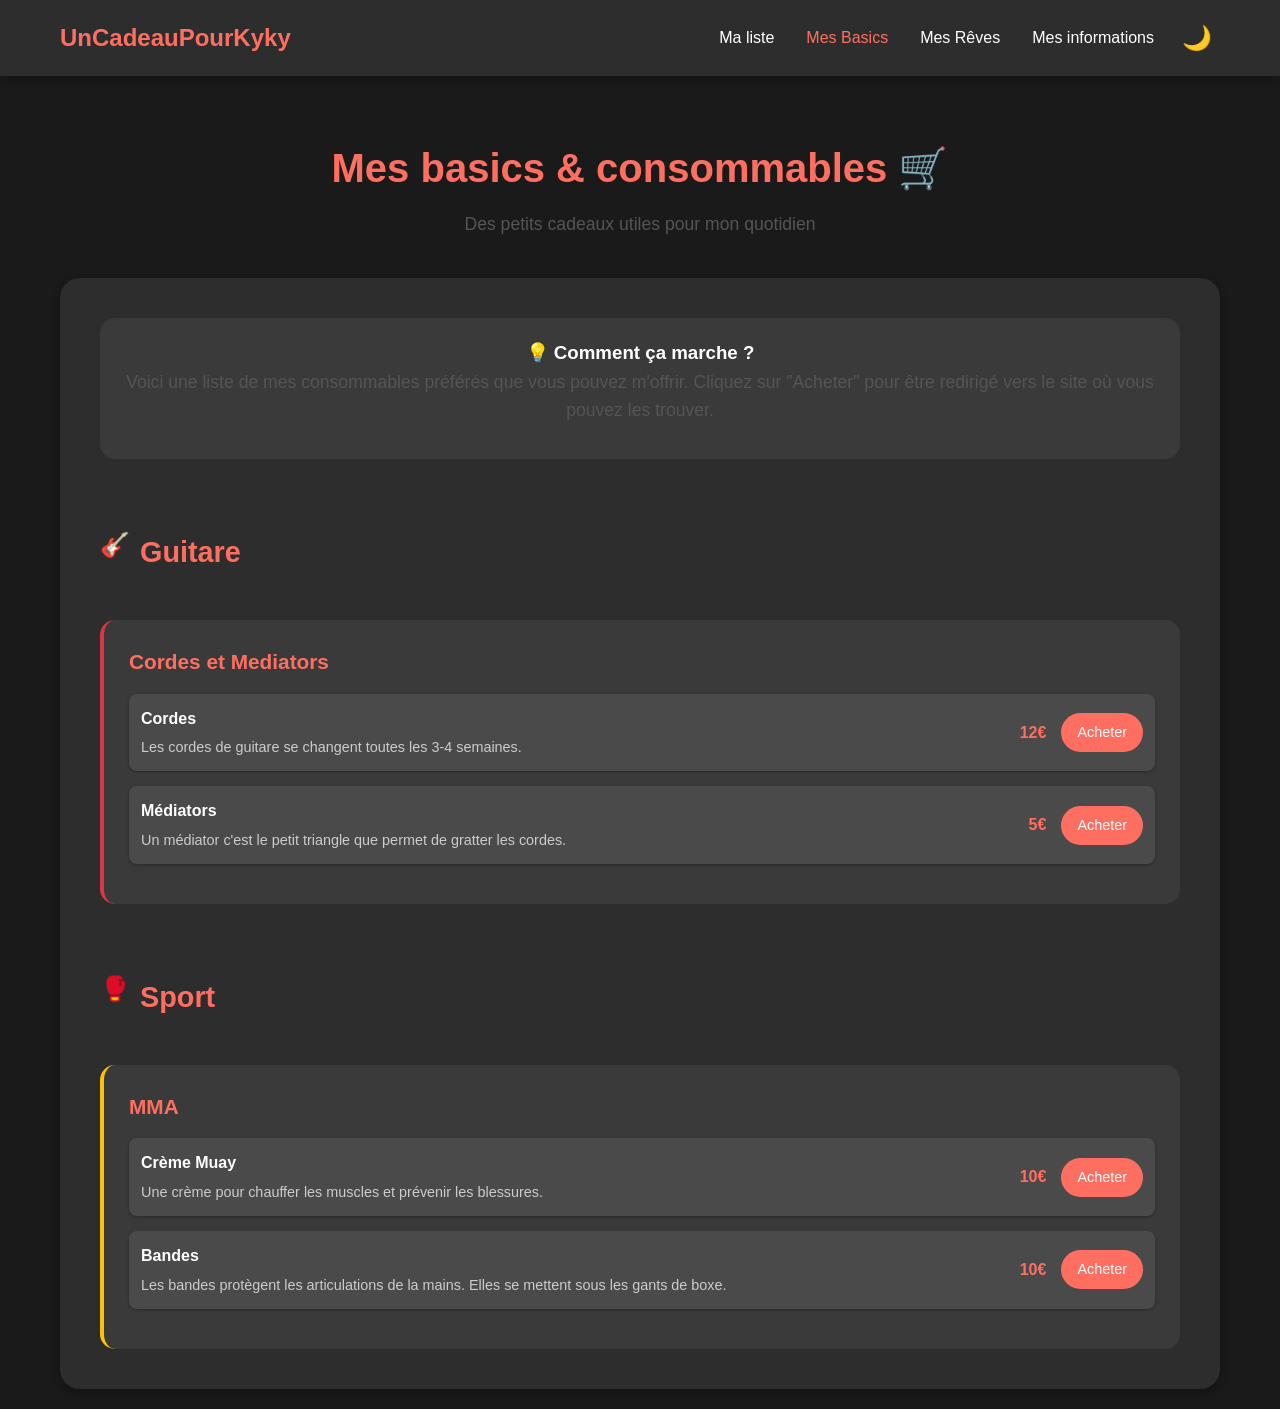
<file: basic.html>
<!DOCTYPE html>
<html lang="fr">
<head>
  <meta charset="UTF-8">
  <meta name="viewport" content="width=device-width, initial-scale=1.0">
  <title>UnCadeauPourKyky</title>
  <style>
    * {
      margin: 0;
      padding: 0;
      box-sizing: border-box;
    }
    
    body {
      font-family: 'Segoe UI', sans-serif;
      background: #1a1a1a;
      color: #ffffff;
      line-height: 1.6;
      transition: all 0.3s ease;
    }

    body.light-mode {
      background: #fdf6f0;
      color: #333;
    }

    /* Navigation */
    nav {
      background: #2d2d2d;
      box-shadow: 0 2px 10px rgba(0,0,0,0.3);
      padding: 1rem 0;
      position: sticky;
      top: 0;
      z-index: 100;
      transition: all 0.3s ease;
    }

    body.light-mode nav {
      background: #fff;
      box-shadow: 0 2px 10px rgba(0,0,0,0.1);
    }

    .nav-container {
      max-width: 1200px;
      margin: 0 auto;
      display: flex;
      justify-content: space-between;
      align-items: center;
      padding: 0 20px;
    }

    .theme-toggle {
      background: none;
      border: none;
      color: #ffffff;
      font-size: 1.5em;
      cursor: pointer;
      padding: 8px;
      border-radius: 50%;
      transition: all 0.3s ease;
      margin-left: 20px;
    }

    .theme-toggle:hover {
      background: rgba(255, 255, 255, 0.1);
    }

    body.light-mode .theme-toggle {
      color: #333;
    }

    body.light-mode .theme-toggle:hover {
      background: rgba(0, 0, 0, 0.1);
    }

    .logo {
      font-size: 1.5rem;
      font-weight: bold;
      color: #ff6f61;
    }

    .nav-links {
      display: flex;
      list-style: none;
      gap: 2rem;
    }

    .nav-links a {
      text-decoration: none;
      color: #ffffff;
      font-weight: 500;
      transition: color 0.3s;
    }

    .nav-links a:hover {
      color: #ff6f61;
    }

    .nav-links a.active {
      color: #ff6f61;
    }

    body.light-mode .nav-links a {
      color: #333;
    }

    /* Main content */
    .container {
      max-width: 1200px;
      margin: 0 auto;
      padding: 20px;
    }

    header {
      text-align: center;
      margin: 40px 0;
    }

    h1 {
      font-size: 2.5em;
      color: #ff6f61;
      margin-bottom: 10px;
    }

    h2 {
      font-size: 1.8em;
      color: #ff6f61;
      margin: 30px 0 15px;
    }

    p {
      font-size: 1.1em;
      color: #555;
      margin-bottom: 15px;
    }

    .basic-content {
      background: #2d2d2d;
      border-radius: 20px;
      padding: 40px;
      box-shadow: 0 4px 8px rgba(0,0,0,0.3);
      margin-top: 40px;
      transition: all 0.3s ease;
    }

    body.light-mode .basic-content {
      background: #fff;
      box-shadow: 0 4px 8px rgba(0,0,0,0.1);
    }

    .intro-text {
      text-align: center;
      margin-bottom: 40px;
      padding: 20px;
      background: #3a3a3a;
      border-radius: 15px;
      transition: all 0.3s ease;
    }

    body.light-mode .intro-text {
      background: #f8f9fa;
    }

    .basics-grid {
      display: grid;
      grid-template-columns: repeat(auto-fit, minmax(350px, 1fr));
      gap: 30px;
      margin-top: 30px;
    }

    .basic-card {
      background: #3a3a3a;
      padding: 25px;
      border-radius: 15px;
      border-left: 4px solid #ff6f61;
      transition: transform 0.2s;
    }

    body.light-mode .basic-card {
      background: #f8f9fa;
    }

    .basic-card:hover {
      transform: translateY(-3px);
    }

    .basic-card h3 {
      color: #ff6f61;
      margin-bottom: 15px;
      font-size: 1.3em;
    }

    .basic-item {
      display: flex;
      justify-content: space-between;
      align-items: center;
      margin-bottom: 15px;
      padding: 12px;
      background: #4a4a4a;
      border-radius: 8px;
      box-shadow: 0 1px 3px rgba(0,0,0,0.3);
      transition: all 0.3s ease;
    }

    body.light-mode .basic-item {
      background: white;
      box-shadow: 0 1px 3px rgba(0,0,0,0.1);
    }

    .basic-info {
      flex: 1;
    }

    .basic-name {
      font-weight: 600;
      color: #ffffff;
      margin-bottom: 5px;
    }

    .basic-description {
      font-size: 0.9em;
      color: #cccccc;
    }

    body.light-mode .basic-name {
      color: #333;
    }

    body.light-mode .basic-description {
      color: #666;
    }

    .basic-price {
      font-weight: bold;
      color: #ff6f61;
      margin: 0 15px;
    }

    .buy-btn {
      background: #ff6f61;
      color: white;
      padding: 8px 16px;
      border-radius: 20px;
      text-decoration: none;
      font-size: 0.9em;
      font-weight: 500;
      transition: background 0.3s;
    }

    .buy-btn:hover {
      background: #e65b50;
    }

    .priority-high {
      border-left: 4px solid #dc3545;
    }

    .priority-medium {
      border-left: 4px solid #ffc107;
    }

    .priority-low {
      border-left: 4px solid #28a745;
    }

    .category-section {
      margin-top: 40px;
    }

    .category-title {
      display: flex;
      align-items: center;
      gap: 10px;
      margin-bottom: 20px;
    }

    .category-icon {
      font-size: 1.5em;
    }



    /* Responsive */
    @media (max-width: 768px) {
      .nav-links {
        gap: 1rem;
      }
      
      .nav-container {
        flex-direction: column;
        gap: 1rem;
      }

      .basics-grid {
        grid-template-columns: 1fr;
      }

      .basic-item {
        flex-direction: column;
        text-align: center;
        gap: 10px;
      }

      .basic-price {
        margin: 0;
      }
    }
  </style>
</head>
<body>
  <!-- Navigation -->
  <nav>
    <div class="nav-container">
      <div class="logo">UnCadeauPourKyky</div>
      <div style="display: flex; align-items: center;">
        <ul class="nav-links">
          <li><a href="index.html">Ma liste</a></li>
          <li><a href="basic.html" class="active">Mes Basics</a></li>
          <li><a href="reves.html">Mes Rêves</a></li>
          <li><a href="informations.html">Mes informations</a></li>
        </ul>
        <button class="theme-toggle" onclick="toggleTheme()" title="Basculer le thème">🌙</button>
      </div>
    </div>
  </nav>

  <div class="container">
    <header>
      <h1>Mes basics & consommables 🛒</h1>
      <p>Des petits cadeaux utiles pour mon quotidien</p>
    </header>

    <div class="basic-content">
      <div class="intro-text">
        <h3>💡 Comment ça marche ?</h3>
        <p>Voici une liste de mes consommables préférés que vous pouvez m'offrir. 
        Cliquez sur "Acheter" pour être redirigé vers le site où vous pouvez les trouver.</p>
      </div>

      <div class="category-section">
        <div class="category-title">
          <span class="category-icon">🎸</span>
          <h2>Guitare</h2>
        </div>
        <div class="basics-grid">
          <div class="basic-card priority-high">
            <h3>Cordes et Mediators</h3>
            <div class="basic-item">
              <div class="basic-info">
                <div class="basic-name">Cordes</div>
                <div class="basic-description">Les cordes de guitare se changent toutes les 3-4 semaines.</div>
              </div>
              <div class="basic-price">12€</div>
              <a href="https://www.amazon.fr" target="_blank" class="buy-btn">Acheter</a>
            </div>
            <div class="basic-item">
              <div class="basic-info">
                <div class="basic-name">Médiators</div>
                <div class="basic-description">Un médiator c'est le petit triangle que permet de gratter les cordes.</div>
              </div>
              <div class="basic-price">5€</div>
              <a href="https://www.amazon.fr" target="_blank" class="buy-btn">Acheter</a>
            </div>
          </div>
        </div>
      </div>

      <div class="category-section">
        <div class="category-title">
          <span class="category-icon">🥊</span>
          <h2>Sport</h2>
        </div>
        <div class="basics-grid">
          <div class="basic-card priority-medium">
            <h3>MMA</h3>
            <div class="basic-item">
              <div class="basic-info">
                <div class="basic-name">Crème Muay</div>
                <div class="basic-description">Une crème pour chauffer les muscles et prévenir les blessures.</div>
              </div>
              <div class="basic-price">10€</div>
              <a href="https://www.lush.fr" target="_blank" class="buy-btn">Acheter</a>
            </div>
            <div class="basic-item">
              <div class="basic-info">
                <div class="basic-name">Bandes</div>
                <div class="basic-description">Les bandes protègent les articulations de la mains. Elles se mettent sous les gants de boxe.</div>
              </div>
              <div class="basic-price">10€</div>
              <a href="https://www.lush.fr" target="_blank" class="buy-btn">Acheter</a>
            </div>
          </div>
        </div>
      </div>
    </div>
  </div>

  <script>
    // Gestion du thème
    function toggleTheme() {
      const body = document.body;
      const themeToggle = document.querySelector('.theme-toggle');
      
      if (body.classList.contains('light-mode')) {
        body.classList.remove('light-mode');
        themeToggle.textContent = '🌙';
        localStorage.setItem('theme', 'dark');
      } else {
        body.classList.add('light-mode');
        themeToggle.textContent = '☀️';
        localStorage.setItem('theme', 'light');
      }
    }

    // Charger le thème sauvegardé ou utiliser le mode sombre par défaut
    document.addEventListener('DOMContentLoaded', function() {
      const savedTheme = localStorage.getItem('theme');
      const body = document.body;
      const themeToggle = document.querySelector('.theme-toggle');
      
      if (savedTheme === 'light') {
        body.classList.add('light-mode');
        themeToggle.textContent = '☀️';
      } else {
        // Mode sombre par défaut
        body.classList.remove('light-mode');
        themeToggle.textContent = '🌙';
      }
    });
  </script>
</body>
</html>
</file>
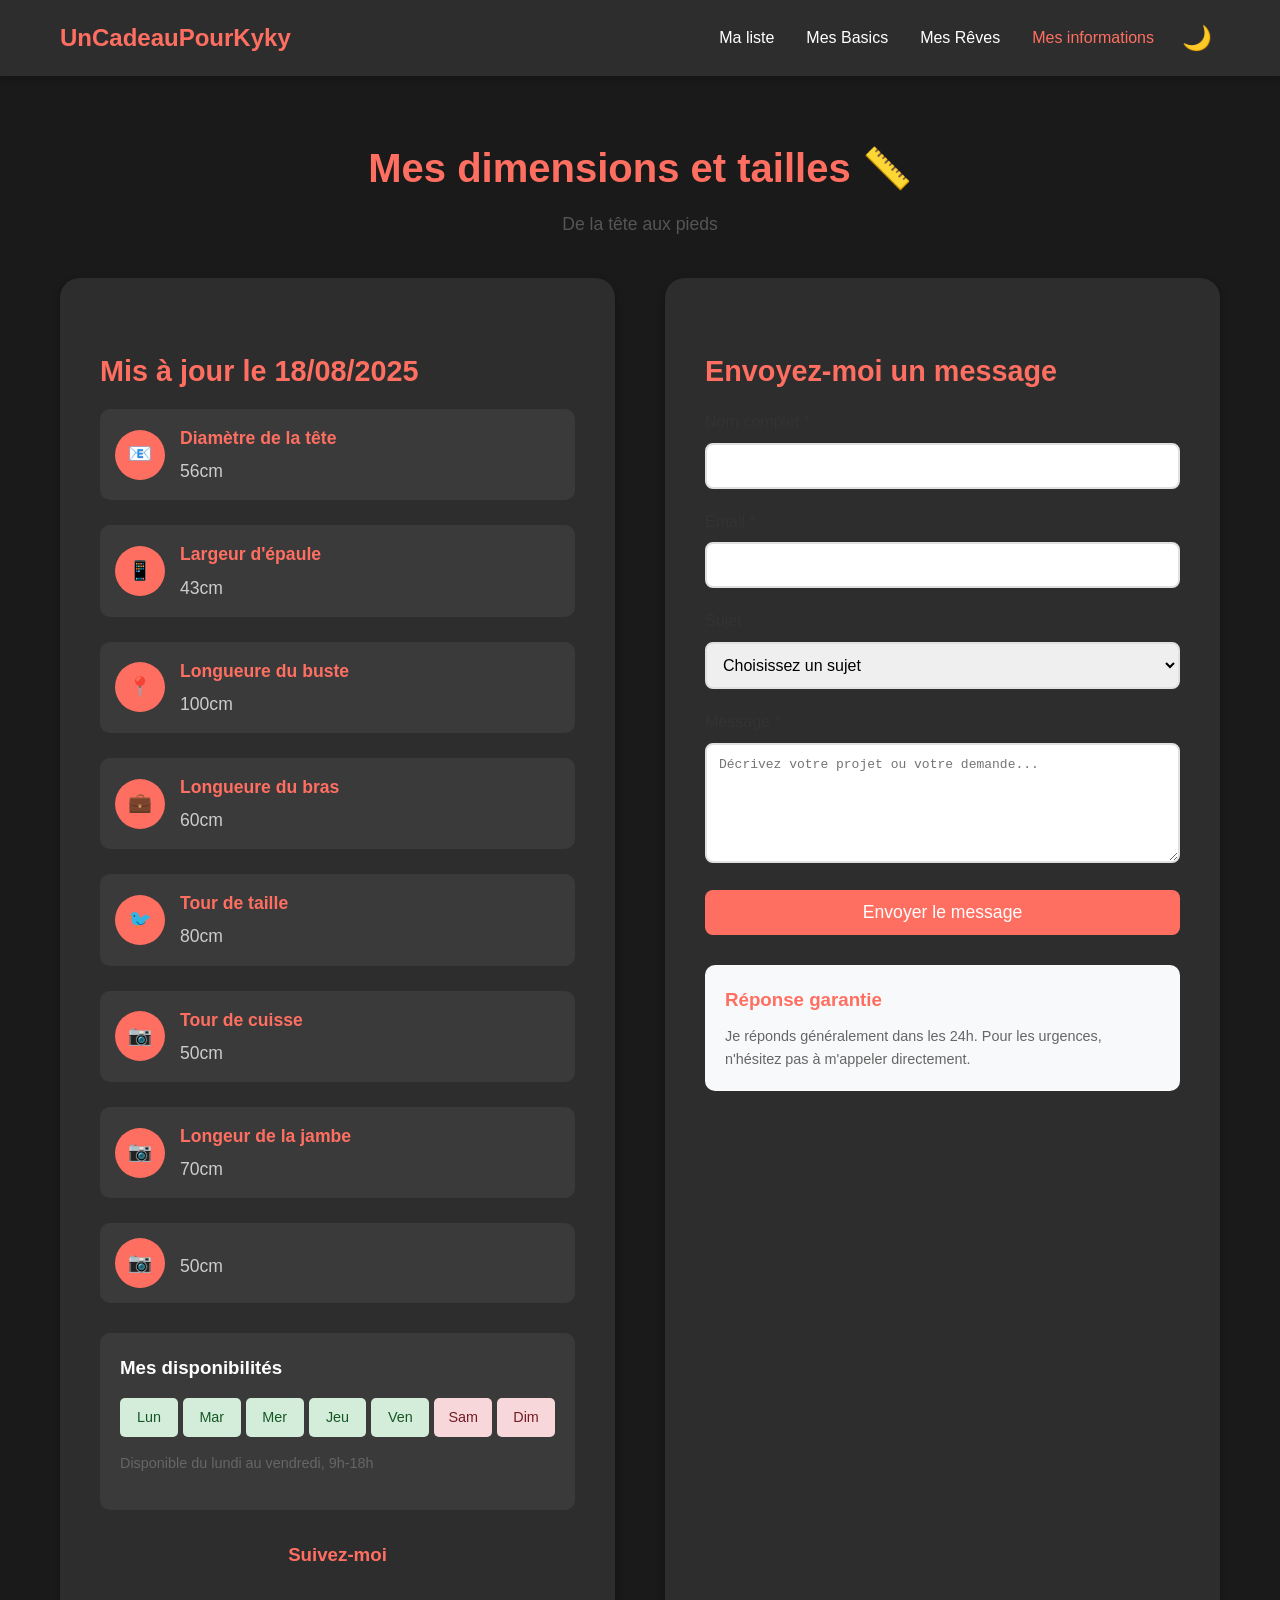
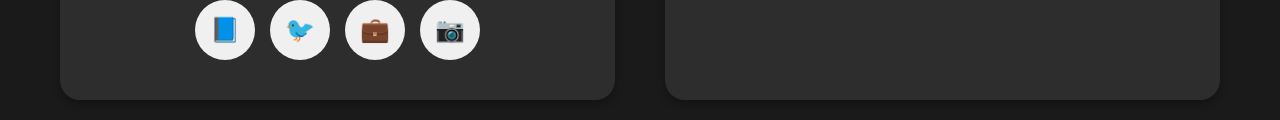
<file: informations.html>
<!DOCTYPE html>
<html lang="fr">
<head>
  <meta charset="UTF-8">
  <meta name="viewport" content="width=device-width, initial-scale=1.0">
  <title>UnCadeauPourKyky</title>
  <style>
    * {
      margin: 0;
      padding: 0;
      box-sizing: border-box;
    }
    
    body {
      font-family: 'Segoe UI', sans-serif;
      background: #1a1a1a;
      color: #ffffff;
      line-height: 1.6;
      transition: all 0.3s ease;
    }

    body.light-mode {
      background: #fdf6f0;
      color: #333;
    }

    /* Navigation */
    nav {
      background: #2d2d2d;
      box-shadow: 0 2px 10px rgba(0,0,0,0.3);
      padding: 1rem 0;
      position: sticky;
      top: 0;
      z-index: 100;
      transition: all 0.3s ease;
    }

    body.light-mode nav {
      background: #fff;
      box-shadow: 0 2px 10px rgba(0,0,0,0.1);
    }

    .nav-container {
      max-width: 1200px;
      margin: 0 auto;
      display: flex;
      justify-content: space-between;
      align-items: center;
      padding: 0 20px;
    }

    .theme-toggle {
      background: none;
      border: none;
      color: #ffffff;
      font-size: 1.5em;
      cursor: pointer;
      padding: 8px;
      border-radius: 50%;
      transition: all 0.3s ease;
      margin-left: 20px;
    }

    .theme-toggle:hover {
      background: rgba(255, 255, 255, 0.1);
    }

    body.light-mode .theme-toggle {
      color: #333;
    }

    body.light-mode .theme-toggle:hover {
      background: rgba(0, 0, 0, 0.1);
    }

    .logo {
      font-size: 1.5rem;
      font-weight: bold;
      color: #ff6f61;
    }

    .nav-links {
      display: flex;
      list-style: none;
      gap: 2rem;
    }

    .nav-links a {
      text-decoration: none;
      color: #ffffff;
      font-weight: 500;
      transition: color 0.3s;
    }

    .nav-links a:hover {
      color: #ff6f61;
    }

    .nav-links a.active {
      color: #ff6f61;
    }

    body.light-mode .nav-links a {
      color: #333;
    }

    /* Main content */
    .container {
      max-width: 1200px;
      margin: 0 auto;
      padding: 20px;
    }

    header {
      text-align: center;
      margin: 40px 0;
    }

    h1 {
      font-size: 2.5em;
      color: #ff6f61;
      margin-bottom: 10px;
    }

    h2 {
      font-size: 1.8em;
      color: #ff6f61;
      margin: 30px 0 15px;
    }

    p {
      font-size: 1.1em;
      color: #555;
      margin-bottom: 15px;
    }

    .info-content {
      display: grid;
      grid-template-columns: 1fr 1fr;
      gap: 50px;
      margin-top: 40px;
    }

    .contact-info {
      background: #2d2d2d;
      border-radius: 20px;
      padding: 40px;
      box-shadow: 0 4px 8px rgba(0,0,0,0.3);
      transition: all 0.3s ease;
    }

    .contact-form {
      background: #2d2d2d;
      border-radius: 20px;
      padding: 40px;
      box-shadow: 0 4px 8px rgba(0,0,0,0.3);
      transition: all 0.3s ease;
    }

    body.light-mode .contact-info,
    body.light-mode .contact-form {
      background: #fff;
      box-shadow: 0 4px 8px rgba(0,0,0,0.1);
    }

    .contact-item {
      display: flex;
      align-items: center;
      gap: 15px;
      margin-bottom: 25px;
      padding: 15px;
      background: #3a3a3a;
      border-radius: 10px;
      transition: transform 0.2s;
    }

    body.light-mode .contact-item {
      background: #f8f9fa;
    }

    .contact-item:hover {
      transform: translateX(5px);
    }

    .contact-icon {
      width: 50px;
      height: 50px;
      background: #ff6f61;
      border-radius: 50%;
      display: flex;
      align-items: center;
      justify-content: center;
      color: white;
      font-size: 1.2em;
      flex-shrink: 0;
    }

    .contact-text h3 {
      color: #ff6f61;
      margin-bottom: 5px;
      font-size: 1.1em;
    }

    .contact-text p {
      color: #cccccc;
      margin: 0;
    }

    body.light-mode .contact-text p {
      color: #666;
    }

    .contact-text a {
      color: #ff6f61;
      text-decoration: none;
      transition: color 0.3s;
    }

    .contact-text a:hover {
      color: #e65b50;
    }

    .social-links {
      display: flex;
      gap: 15px;
      margin-top: 30px;
      justify-content: center;
    }

    .social-link {
      width: 60px;
      height: 60px;
      background: #f0f0f0;
      border-radius: 50%;
      display: flex;
      align-items: center;
      justify-content: center;
      color: #666;
      text-decoration: none;
      transition: all 0.3s;
      font-size: 1.5em;
    }

    .social-link:hover {
      background: #ff6f61;
      color: white;
      transform: translateY(-3px);
    }

    /* Form styles */
    .form-group {
      margin-bottom: 20px;
    }

    .form-group label {
      display: block;
      margin-bottom: 8px;
      color: #333;
      font-weight: 500;
    }

    .form-group input,
    .form-group textarea,
    .form-group select {
      width: 100%;
      padding: 12px;
      border: 2px solid #e0e0e0;
      border-radius: 8px;
      font-size: 1em;
      transition: border-color 0.3s;
    }

    .form-group input:focus,
    .form-group textarea:focus,
    .form-group select:focus {
      outline: none;
      border-color: #ff6f61;
    }

    .form-group textarea {
      resize: vertical;
      min-height: 120px;
    }

    .submit-btn {
      background: #ff6f61;
      color: white;
      padding: 12px 30px;
      border: none;
      border-radius: 8px;
      font-size: 1.1em;
      font-weight: 500;
      cursor: pointer;
      transition: background 0.3s;
      width: 100%;
    }

    .submit-btn:hover {
      background: #e65b50;
    }

    .availability-section {
      margin-top: 30px;
      padding: 20px;
      background: #3a3a3a;
      border-radius: 10px;
      transition: all 0.3s ease;
    }

    body.light-mode .availability-section {
      background: #f8f9fa;
    }

    .availability-grid {
      display: grid;
      grid-template-columns: repeat(7, 1fr);
      gap: 5px;
      margin-top: 15px;
    }

    .day-item {
      text-align: center;
      padding: 8px;
      border-radius: 5px;
      font-size: 0.9em;
    }

    .day-available {
      background: #d4edda;
      color: #155724;
    }

    .day-unavailable {
      background: #f8d7da;
      color: #721c24;
    }



    /* Responsive */
    @media (max-width: 768px) {
      .nav-links {
        gap: 1rem;
      }
      
      .nav-container {
        flex-direction: column;
        gap: 1rem;
      }

      .info-content {
        grid-template-columns: 1fr;
        gap: 30px;
      }

      .contact-info,
      .contact-form {
        padding: 30px;
      }

      .availability-grid {
        grid-template-columns: repeat(4, 1fr);
      }
    }
  </style>
</head>
<body>
  <!-- Navigation -->
  <nav>
    <div class="nav-container">
      <div class="logo">UnCadeauPourKyky</div>
      <div style="display: flex; align-items: center;">
        <ul class="nav-links">
          <li><a href="index.html">Ma liste</a></li>
          <li><a href="basic.html">Mes Basics</a></li>
          <li><a href="reves.html">Mes Rêves</a></li>
          <li><a href="informations.html" class="active">Mes informations</a></li>
        </ul>
        <button class="theme-toggle" onclick="toggleTheme()" title="Basculer le thème">🌙</button>
      </div>
    </div>
  </nav>

  <div class="container">
    <header>
      <h1>Mes dimensions et tailles 📏</h1>
      <p>De la tête aux pieds</p>
    </header>

    <div class="info-content">
      <div class="contact-info">
        <h2>Mis à jour le 18/08/2025</h2>
        
        <div class="contact-item">
          <div class="contact-icon">📧</div>
          <div class="contact-text">
            <h3>Diamètre de la tête	</h3>
            <p>56cm</p>
          </div>
        </div>

        <div class="contact-item">
          <div class="contact-icon">📱</div>
          <div class="contact-text">
            <h3>Largeur d'épaule</h3>
            <p>43cm</p>
          </div>
        </div>

        <div class="contact-item">
          <div class="contact-icon">📍</div>
          <div class="contact-text">
            <h3>Longueure du buste</h3>
            <p>100cm</p>
          </div>
        </div>

        <div class="contact-item">
          <div class="contact-icon">💼</div>
          <div class="contact-text">
            <h3>Longueure du bras</h3>
            <p>60cm</p>
          </div>
        </div>

        <div class="contact-item">
          <div class="contact-icon">🐦</div>
          <div class="contact-text">
            <h3>Tour de taille</h3>
            <p>80cm</p>
          </div>
        </div>

        <div class="contact-item">
          <div class="contact-icon">📷</div>
          <div class="contact-text">
            <h3>Tour de cuisse</h3>
            <p>50cm</p>
          </div>
        </div>

        <div class="contact-item">
          <div class="contact-icon">📷</div>
          <div class="contact-text">
            <h3>Longeur de la jambe</h3>
            <p>70cm</p>
          </div>
        </div>

        <div class="contact-item">
          <div class="contact-icon">📷</div>
          <div class="contact-text">
            <h3></h3>
            <p>50cm</p>
          </div>
        </div>

        <div class="availability-section">
          <h3>Mes disponibilités</h3>
          <div class="availability-grid">
            <div class="day-item day-available">Lun</div>
            <div class="day-item day-available">Mar</div>
            <div class="day-item day-available">Mer</div>
            <div class="day-item day-available">Jeu</div>
            <div class="day-item day-available">Ven</div>
            <div class="day-item day-unavailable">Sam</div>
            <div class="day-item day-unavailable">Dim</div>
          </div>
          <p style="margin-top: 15px; font-size: 0.9em; color: #666;">
            Disponible du lundi au vendredi, 9h-18h
          </p>
        </div>

        <h3 style="margin-top: 30px; color: #ff6f61; text-align: center;">Suivez-moi</h3>
        <div class="social-links">
          <a href="#" class="social-link">📘</a>
          <a href="#" class="social-link">🐦</a>
          <a href="#" class="social-link">💼</a>
          <a href="#" class="social-link">📷</a>
        </div>
      </div>

      <div class="contact-form">
        <h2>Envoyez-moi un message</h2>
        <form>
          <div class="form-group">
            <label for="name">Nom complet *</label>
            <input type="text" id="name" name="name" required>
          </div>

          <div class="form-group">
            <label for="email">Email *</label>
            <input type="email" id="email" name="email" required>
          </div>

          <div class="form-group">
            <label for="subject">Sujet</label>
            <select id="subject" name="subject">
              <option value="">Choisissez un sujet</option>
              <option value="projet">Projet web</option>
              <option value="collaboration">Collaboration</option>
              <option value="freelance">Freelance</option>
              <option value="autre">Autre</option>
            </select>
          </div>

          <div class="form-group">
            <label for="message">Message *</label>
            <textarea id="message" name="message" placeholder="Décrivez votre projet ou votre demande..." required></textarea>
          </div>

          <button type="submit" class="submit-btn">Envoyer le message</button>
        </form>

        <div style="margin-top: 30px; padding: 20px; background: #f8f9fa; border-radius: 10px;">
          <h3 style="color: #ff6f61; margin-bottom: 10px;">Réponse garantie</h3>
          <p style="font-size: 0.9em; color: #666; margin: 0;">
            Je réponds généralement dans les 24h. Pour les urgences, n'hésitez pas à m'appeler directement.
          </p>
        </div>
      </div>
    </div>
  </div>

  <script>
    // Gestion du thème
    function toggleTheme() {
      const body = document.body;
      const themeToggle = document.querySelector('.theme-toggle');
      
      if (body.classList.contains('light-mode')) {
        body.classList.remove('light-mode');
        themeToggle.textContent = '🌙';
        localStorage.setItem('theme', 'dark');
      } else {
        body.classList.add('light-mode');
        themeToggle.textContent = '☀️';
        localStorage.setItem('theme', 'light');
      }
    }

    // Charger le thème sauvegardé ou utiliser le mode sombre par défaut
    document.addEventListener('DOMContentLoaded', function() {
      const savedTheme = localStorage.getItem('theme');
      const body = document.body;
      const themeToggle = document.querySelector('.theme-toggle');
      
      if (savedTheme === 'light') {
        body.classList.add('light-mode');
        themeToggle.textContent = '☀️';
      } else {
        // Mode sombre par défaut
        body.classList.remove('light-mode');
        themeToggle.textContent = '🌙';
      }
    });
  </script>
</body>
</html>
</file>
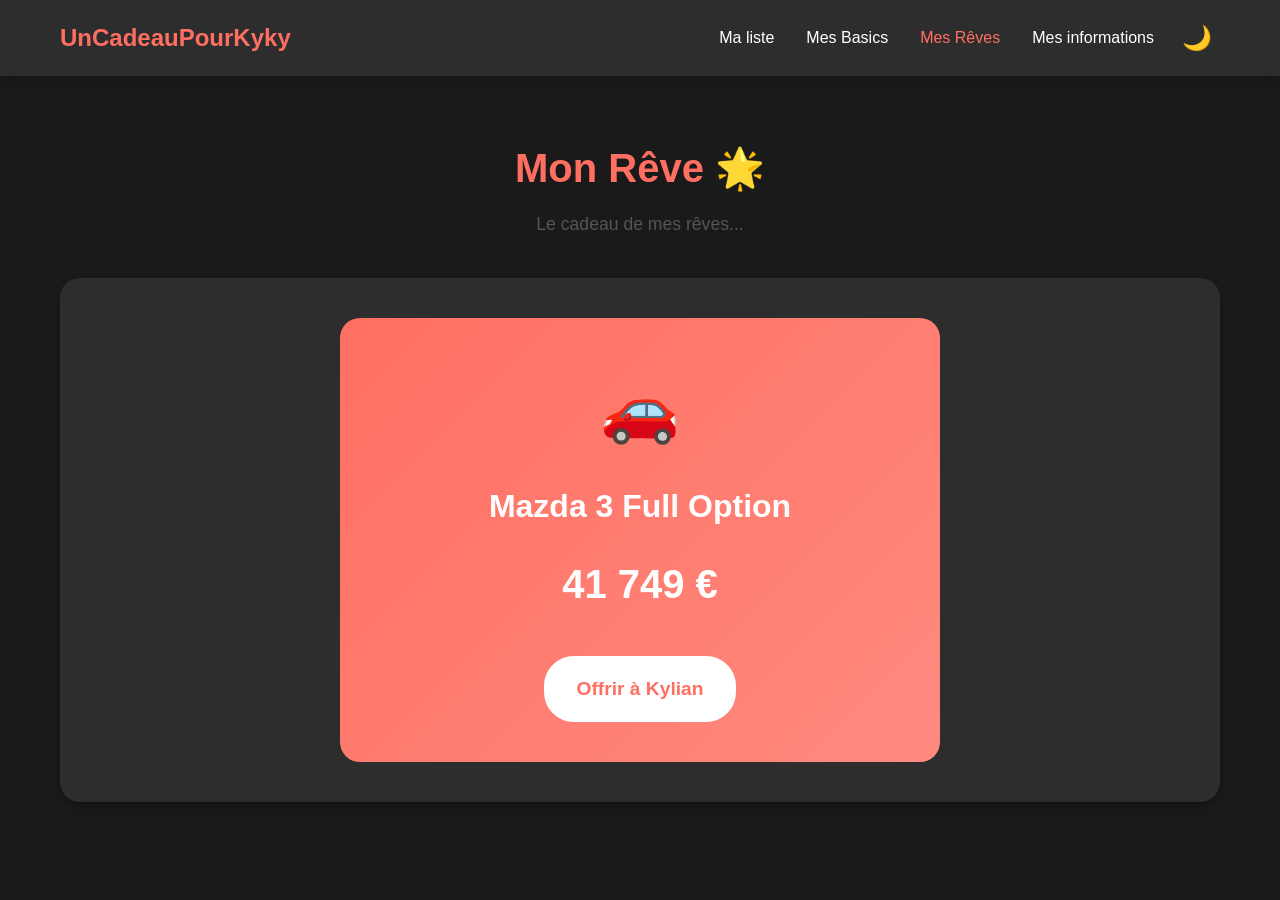
<file: reves.html>
<!DOCTYPE html>
<html lang="fr">
<head>
  <meta charset="UTF-8">
  <meta name="viewport" content="width=device-width, initial-scale=1.0">
  <title>UnCadeauPourKyky</title>
  <style>
    * {
      margin: 0;
      padding: 0;
      box-sizing: border-box;
    }
    
    body {
      font-family: 'Segoe UI', sans-serif;
      background: #1a1a1a;
      color: #ffffff;
      line-height: 1.6;
      transition: all 0.3s ease;
    }

    body.light-mode {
      background: #fdf6f0;
      color: #333;
    }

    /* Navigation */
    nav {
      background: #2d2d2d;
      box-shadow: 0 2px 10px rgba(0,0,0,0.3);
      padding: 1rem 0;
      position: sticky;
      top: 0;
      z-index: 100;
      transition: all 0.3s ease;
    }

    body.light-mode nav {
      background: #fff;
      box-shadow: 0 2px 10px rgba(0,0,0,0.1);
    }

    .nav-container {
      max-width: 1200px;
      margin: 0 auto;
      display: flex;
      justify-content: space-between;
      align-items: center;
      padding: 0 20px;
    }

    .theme-toggle {
      background: none;
      border: none;
      color: #ffffff;
      font-size: 1.5em;
      cursor: pointer;
      padding: 8px;
      border-radius: 50%;
      transition: all 0.3s ease;
      margin-left: 20px;
    }

    .theme-toggle:hover {
      background: rgba(255, 255, 255, 0.1);
    }

    body.light-mode .theme-toggle {
      color: #333;
    }

    body.light-mode .theme-toggle:hover {
      background: rgba(0, 0, 0, 0.1);
    }

    .logo {
      font-size: 1.5rem;
      font-weight: bold;
      color: #ff6f61;
    }

    .nav-links {
      display: flex;
      list-style: none;
      gap: 2rem;
    }

    .nav-links a {
      text-decoration: none;
      color: #ffffff;
      font-weight: 500;
      transition: color 0.3s;
    }

    .nav-links a:hover {
      color: #ff6f61;
    }

    .nav-links a.active {
      color: #ff6f61;
    }

    body.light-mode .nav-links a {
      color: #333;
    }

    /* Main content */
    .container {
      max-width: 1200px;
      margin: 0 auto;
      padding: 20px;
    }

    header {
      text-align: center;
      margin: 40px 0;
    }

    h1 {
      font-size: 2.5em;
      color: #ff6f61;
      margin-bottom: 10px;
    }

    p {
      font-size: 1.1em;
      color: #555;
    }

    .dream-content {
      background: #2d2d2d;
      border-radius: 20px;
      padding: 40px;
      box-shadow: 0 4px 8px rgba(0,0,0,0.3);
      margin-top: 40px;
      text-align: center;
      transition: all 0.3s ease;
    }

    body.light-mode .dream-content {
      background: #fff;
      box-shadow: 0 4px 8px rgba(0,0,0,0.1);
    }

    .dream-card {
      background: linear-gradient(135deg, #ff6f61, #ff8a80);
      color: white;
      padding: 40px;
      border-radius: 20px;
      position: relative;
      overflow: visible;
      transition: transform 0.3s;
      max-width: 600px;
      margin: 0 auto;
    }

    .dream-card:hover {
      transform: translateY(-5px);
    }

    .dream-card::before {
      content: '';
      position: absolute;
      top: 0;
      left: 0;
      right: 0;
      bottom: 0;
      background: rgba(255,255,255,0.1);
      opacity: 0;
      transition: opacity 0.3s;
    }

    .dream-card:hover::before {
      opacity: 1;
    }

    .dream-icon {
      font-size: 4em;
      margin-bottom: 20px;
      display: block;
    }

    .dream-title {
      font-size: 2em;
      margin-bottom: 20px;
      font-weight: 600;
    }

    .dream-price {
      font-size: 2.5em;
      font-weight: bold;
      margin: 20px 0;
      color: #fff;
    }

    .offer-btn {
      display: inline-block;
      background: #fff;
      color: #ff6f61;
      padding: 15px 30px;
      border-radius: 30px;
      text-decoration: none;
      font-weight: 600;
      font-size: 1.2em;
      transition: all 0.3s;
      border: 3px solid #fff;
      margin-top: 20px;
      cursor: pointer;
      position: relative;
      z-index: 10;
    }

    .offer-btn:hover {
      background: transparent;
      color: #fff;
      transform: translateY(-3px);
      box-shadow: 0 6px 15px rgba(255, 255, 255, 0.3);
    }

    /* Responsive */
    @media (max-width: 768px) {
      .nav-links {
        gap: 1rem;
      }
      
      .nav-container {
        flex-direction: column;
        gap: 1rem;
      }

      .dream-card {
        padding: 30px;
        margin: 0 20px;
      }

      .dream-title {
        font-size: 1.6em;
      }

      .dream-price {
        font-size: 2em;
      }

      .offer-btn {
        font-size: 1.1em;
        padding: 12px 25px;
      }
    }
  </style>
</head>
<body>
  <!-- Navigation -->
  <nav>
    <div class="nav-container">
      <div class="logo">UnCadeauPourKyky</div>
      <div style="display: flex; align-items: center;">
        <ul class="nav-links">
          <li><a href="index.html">Ma liste</a></li>
          <li><a href="basic.html">Mes Basics</a></li>
          <li><a href="reves.html" class="active">Mes Rêves</a></li>
          <li><a href="informations.html">Mes informations</a></li>
        </ul>
        <button class="theme-toggle" onclick="toggleTheme()" title="Basculer le thème">🌙</button>
      </div>
    </div>
  </nav>

  <div class="container">
    <header>
      <h1>Mon Rêve 🌟</h1>
      <p>Le cadeau de mes rêves...</p>
    </header>

    <div class="dream-content">
      <div class="dream-card">
        <span class="dream-icon">🚗</span>
        <h3 class="dream-title">Mazda 3 Full Option</h3>
        <div class="dream-price">41 749 €</div>
        <a href="https://www.mazda.fr/configurateur/GH8NWPCWCC/?fc=GS3G1G9G" target="_blank" class="offer-btn">Offrir à Kylian</a>
      </div>
    </div>
  </div>

  <script>
    // Gestion du thème
    function toggleTheme() {
      const body = document.body;
      const themeToggle = document.querySelector('.theme-toggle');
      
      if (body.classList.contains('light-mode')) {
        body.classList.remove('light-mode');
        themeToggle.textContent = '🌙';
        localStorage.setItem('theme', 'dark');
      } else {
        body.classList.add('light-mode');
        themeToggle.textContent = '☀️';
        localStorage.setItem('theme', 'light');
      }
    }

    // Charger le thème sauvegardé ou utiliser le mode sombre par défaut
    document.addEventListener('DOMContentLoaded', function() {
      const savedTheme = localStorage.getItem('theme');
      const body = document.body;
      const themeToggle = document.querySelector('.theme-toggle');
      
      if (savedTheme === 'light') {
        body.classList.add('light-mode');
        themeToggle.textContent = '☀️';
      } else {
        // Mode sombre par défaut
        body.classList.remove('light-mode');
        themeToggle.textContent = '🌙';
      }
    });
  </script>
</body>
</html>
</file>
